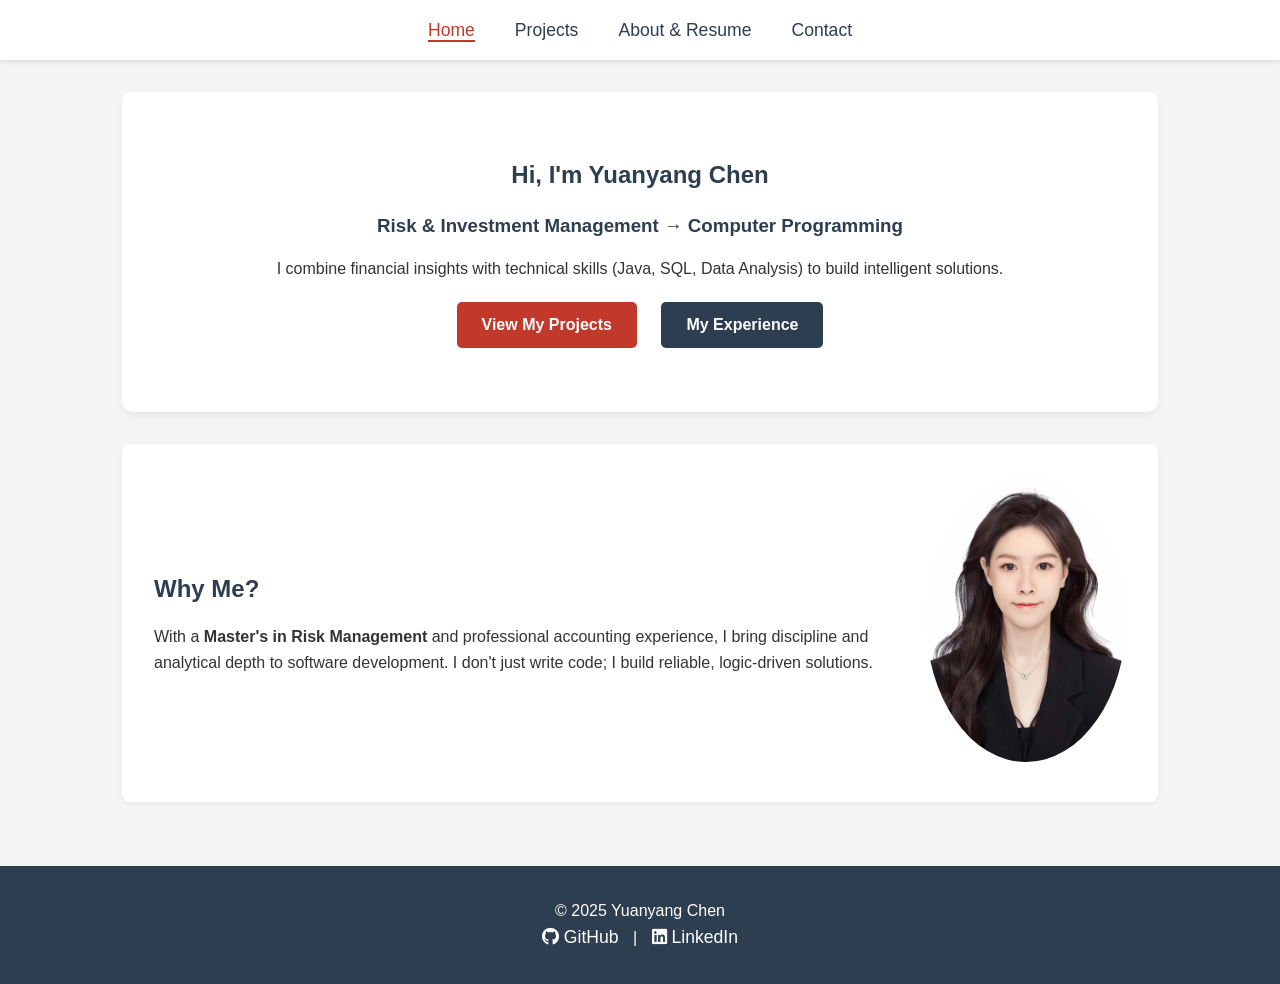
<file: index.htm>
<!DOCTYPE html>
<html lang="en">
<head>
    <meta charset="UTF-8">
    <meta name="viewport" content="width=device-width, initial-scale=1.0">
    <title>Yuanyang Chen - Portfolio</title>
    <link rel="stylesheet" href="https://cdnjs.cloudflare.com/ajax/libs/font-awesome/6.0.0/css/all.min.css">
    <link rel="stylesheet" href="style.css">
</head>
<body>
    <header>
        <nav>
            <ul>
                <li><a href="index.htm" class="active">Home</a></li>
                <li><a href="project.html">Projects</a></li>
                <li><a href="about.html">About & Resume</a></li>
                <li><a href="contact.html">Contact</a></li>
            </ul>
        </nav>
    </header>

    <main>
        <section class="hero">
            <h1>Hi, I'm Yuanyang Chen</h1>
            <h3>Risk & Investment Management → Computer Programming</h3>
            <p>I combine financial insights with technical skills (Java, SQL, Data Analysis) to build intelligent solutions.</p>
            
            <div class="btn-group">
                <a href="project.html" class="btn btn-primary">View My Projects</a>
                <a href="about.html" class="btn btn-secondary">My Experience</a>
            </div>
        </section>

        <section class="resume-section" style="display: flex; align-items: center; gap: 2rem;">
            <div style="flex: 1;">
                <h2>Why Me?</h2>
                <p>With a <strong>Master's in Risk Management</strong> and professional accounting experience, I bring discipline and analytical depth to software development. I don't just write code; I build reliable, logic-driven solutions.</p>
            </div>
            <div style="flex: 0 0 200px;">
                <img src="Image/myself.JPG" alt="Yuanyang Chen" style="width: 100%; border-radius: 50%;">
            </div>
        </section>
    </main>

    <footer>
        <p>© 2025 Yuanyang Chen</p>
        <p>
            <a href="https://github.com/yuanyangCyy" target="_blank"><i class="fab fa-github"></i> GitHub</a> | 
            <a href="https://www.linkedin.com/in/yuanyang-chen-b8113723b" target="_blank"><i class="fab fa-linkedin"></i> LinkedIn</a>
        </p>
    </footer>
</body>
</html>
</file>
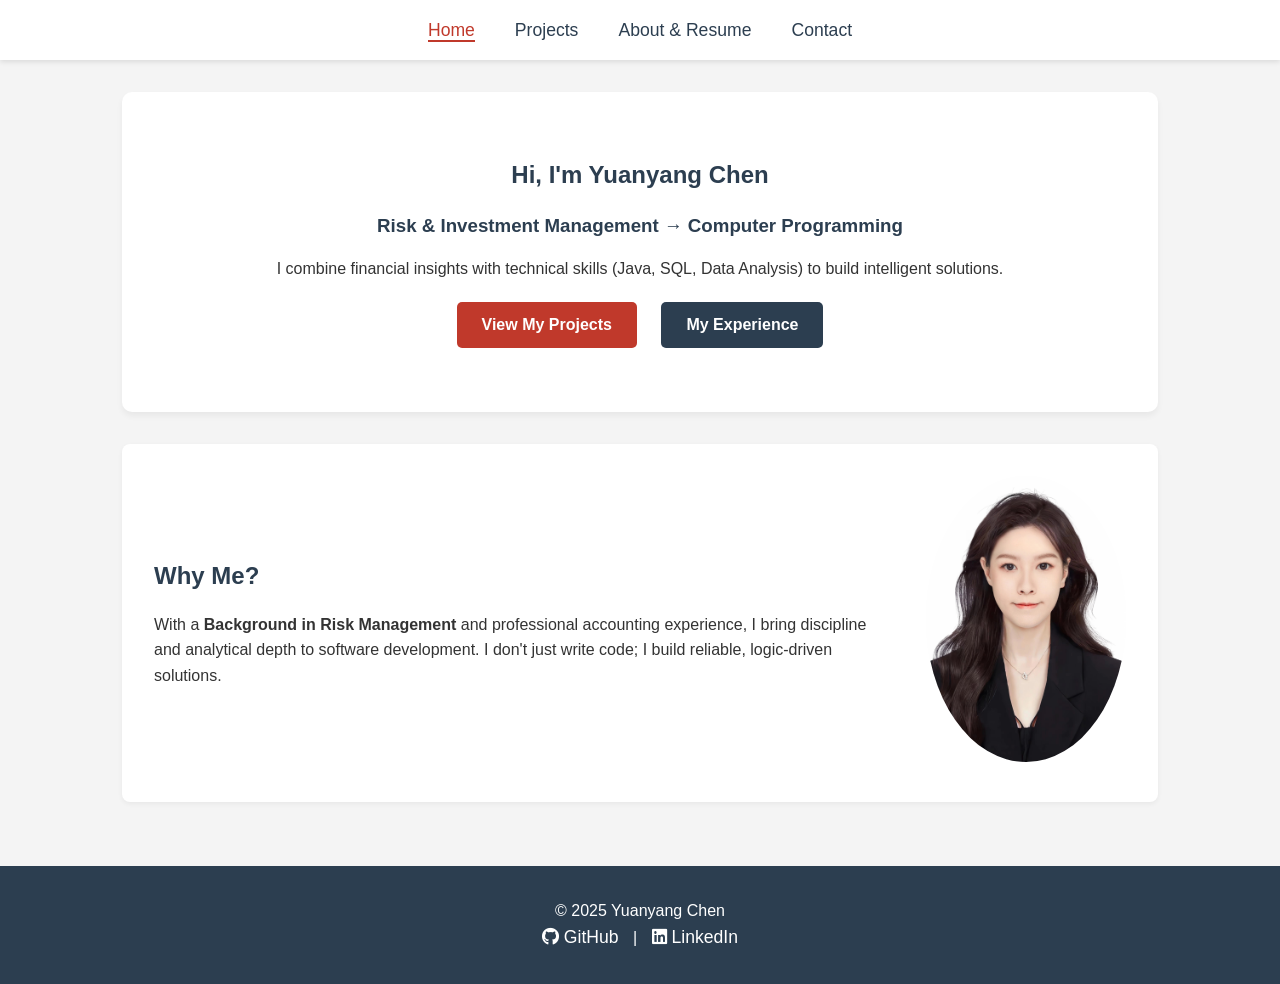
<file: index.html>
<!DOCTYPE html>
<html lang="en">
<head>
    <meta charset="UTF-8">
    <meta name="viewport" content="width=device-width, initial-scale=1.0">
    <title>Yuanyang Chen - Portfolio</title>
    <link rel="stylesheet" href="https://cdnjs.cloudflare.com/ajax/libs/font-awesome/6.0.0/css/all.min.css">
    <link rel="stylesheet" href="style.css">
</head>
<body>
    <header>
        <nav>
            <ul>
                <li><a href="index.html" class="active">Home</a></li>
                <li><a href="project.html">Projects</a></li>
                <li><a href="about.html">About & Resume</a></li>
                <li><a href="contact.html">Contact</a></li>
            </ul>
        </nav>
    </header>

    <main>
        <section class="hero">
            <h1>Hi, I'm Yuanyang Chen</h1>
            <h3>Risk & Investment Management → Computer Programming</h3>
            <p>I combine financial insights with technical skills (Java, SQL, Data Analysis) to build intelligent solutions.</p>
            
            <div class="btn-group">
                <a href="project.html" class="btn btn-primary">View My Projects</a>
                <a href="about.html" class="btn btn-secondary">My Experience</a>
            </div>
        </section>

        <section class="resume-section" style="display: flex; align-items: center; gap: 2rem;">
            <div style="flex: 1;">
                <h2>Why Me?</h2>
                <p>With a <strong>Background in Risk Management</strong> and professional accounting experience, I bring discipline and analytical depth to software development. I don't just write code; I build reliable, logic-driven solutions.</p>
            </div>
            <div style="flex: 0 0 200px;">
                <img src="Image/myself.JPG" alt="Yuanyang Chen" style="width: 100%; border-radius: 50%;">
            </div>
        </section>
    </main>

    <footer>
        <p>© 2025 Yuanyang Chen</p>
        <p>
            <a href="https://github.com/yuanyangCyy" target="_blank"><i class="fab fa-github"></i> GitHub</a> | 
            <a href="https://www.linkedin.com/in/yuanyang-chen-b8113723b" target="_blank"><i class="fab fa-linkedin"></i> LinkedIn</a>
        </p>
    </footer>
</body>
</html>
</file>
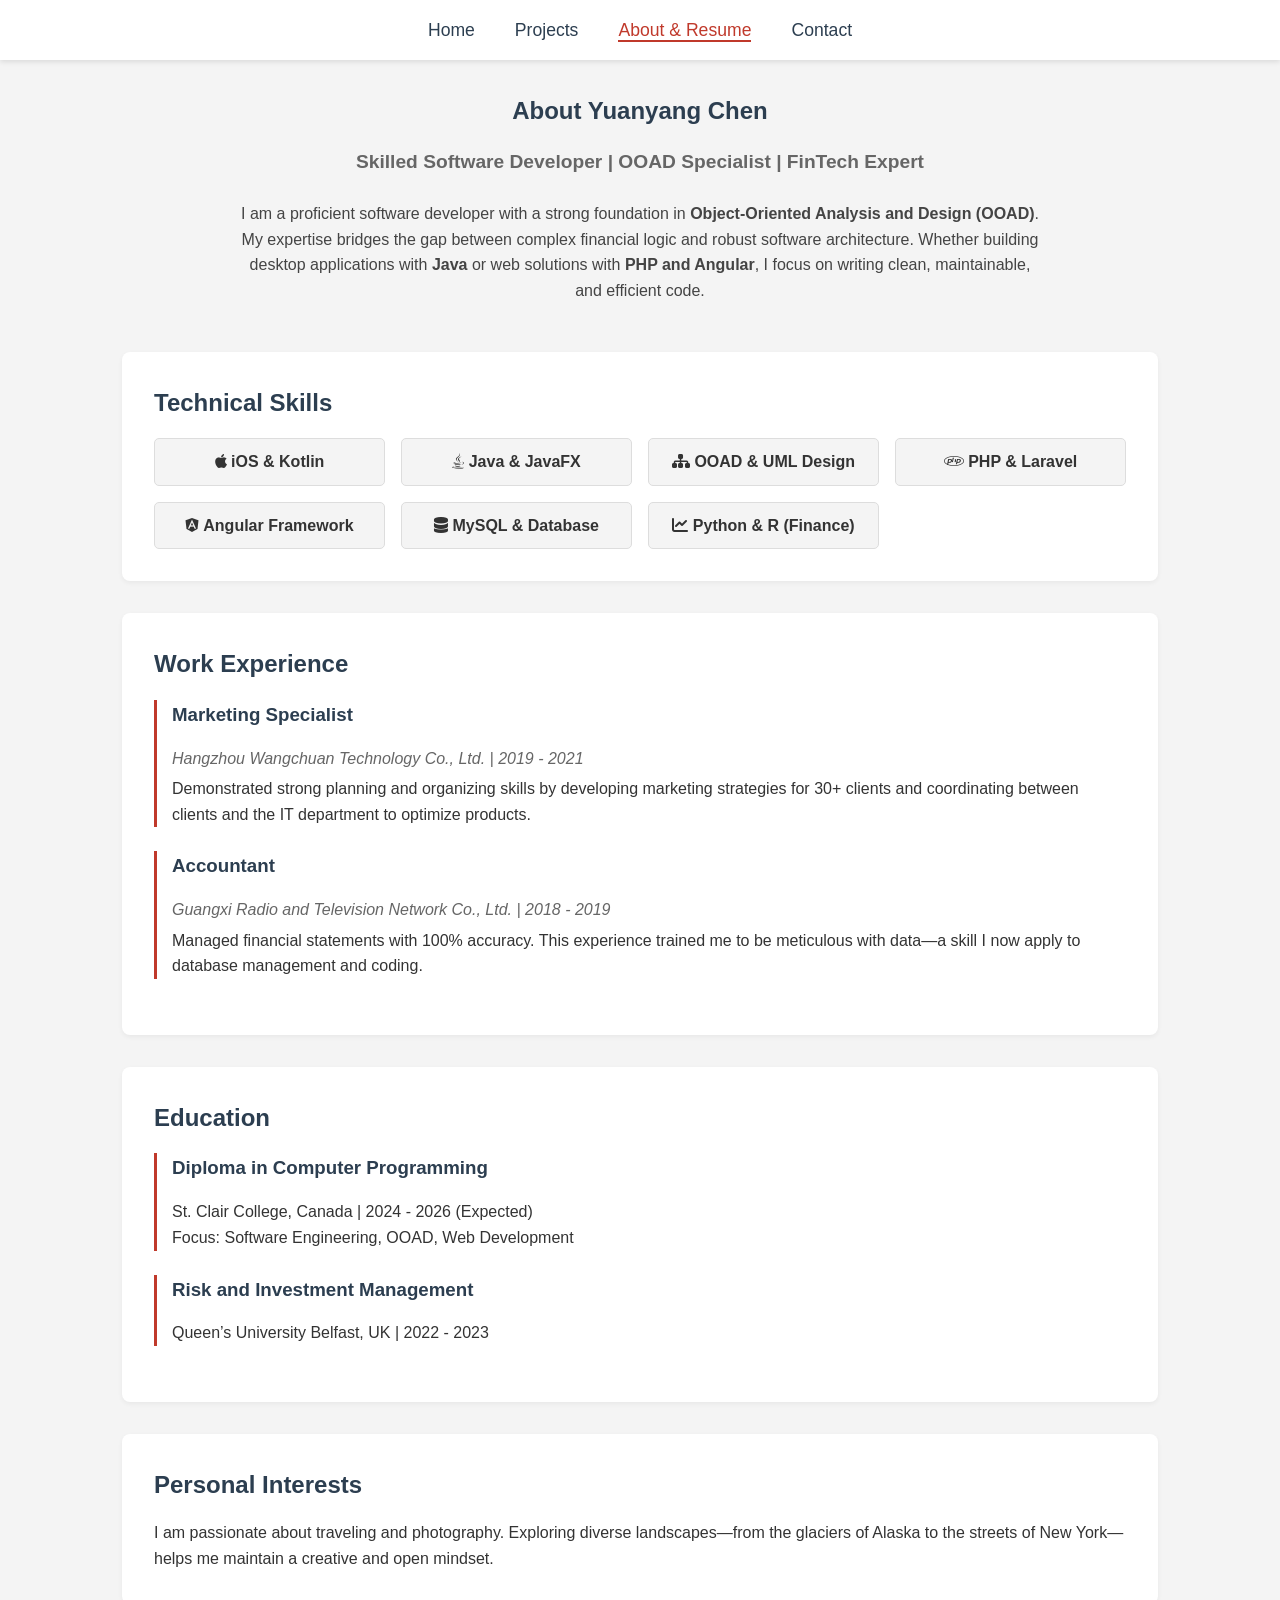
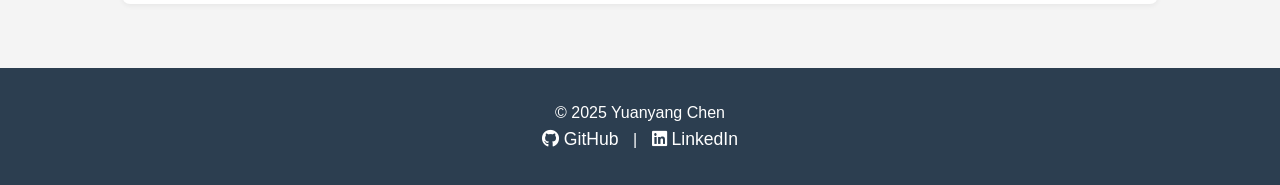
<file: about.html>
<!DOCTYPE html>
<html lang="en">
<head>
    <meta charset="UTF-8">
    <meta name="viewport" content="width=device-width, initial-scale=1.0">
    <title>About - Yuanyang Chen</title>
    <link rel="stylesheet" href="https://cdnjs.cloudflare.com/ajax/libs/font-awesome/6.0.0/css/all.min.css">
    <link rel="stylesheet" href="style.css">
</head>
<body>
    <header>
        <nav>
            <ul>
                <li><a href="index.html">Home</a></li>
                <li><a href="project.html">Projects</a></li>
                <li><a href="about.html" class="active">About & Resume</a></li>
                <li><a href="contact.html">Contact</a></li>
            </ul>
        </nav>
    </header>

    <main>
        <section class="profile-header" style="text-align: center; margin-bottom: 3rem;">
            <h1>About Yuanyang Chen</h1>
            <p style="font-size: 1.2rem; color: #666; font-weight: bold;">
                Skilled Software Developer | OOAD Specialist | FinTech Expert
            </p>
            <p style="max-width: 800px; margin: 1.5rem auto; color: #444;">
                I am a proficient software developer with a strong foundation in <strong>Object-Oriented Analysis and Design (OOAD)</strong>. 
                My expertise bridges the gap between complex financial logic and robust software architecture. 
                Whether building desktop applications with <strong>Java</strong> or web solutions with <strong>PHP and Angular</strong>, 
                I focus on writing clean, maintainable, and efficient code.
            </p>
        </section>

        <section class="resume-section">
            <h2>Technical Skills</h2>
            <div class="skills-grid">
                <div class="skill-box"><i class="fab fa-apple"></i> iOS & Kotlin</div>
                <div class="skill-box"><i class="fab fa-java"></i> Java & JavaFX</div>
                <div class="skill-box"><i class="fas fa-sitemap"></i> OOAD & UML Design</div>
                <div class="skill-box"><i class="fab fa-php"></i> PHP & Laravel</div>
                <div class="skill-box"><i class="fab fa-angular"></i> Angular Framework</div>
                <div class="skill-box"><i class="fas fa-database"></i> MySQL & Database</div>
                <div class="skill-box"><i class="fas fa-chart-line"></i> Python & R (Finance)</div>
            </div>
        </section>

        <section class="resume-section">
            <h2>Work Experience</h2>
            
            <div class="job-item">
                <h3>Marketing Specialist</h3>
                <p class="company">Hangzhou Wangchuan Technology Co., Ltd. | 2019 - 2021</p>
                <p>Demonstrated strong planning and organizing skills by developing marketing strategies for 30+ clients and coordinating between clients and the IT department to optimize products.</p>
            </div>

            <div class="job-item">
                <h3>Accountant</h3>
                <p class="company">Guangxi Radio and Television Network Co., Ltd. | 2018 - 2019</p>
                <p>Managed financial statements with 100% accuracy. This experience trained me to be meticulous with data—a skill I now apply to database management and coding.</p>
            </div>
        </section>

        <section class="resume-section">
            <h2>Education</h2>
            <div class="edu-item">
                <h3>Diploma in Computer Programming</h3>
                <p>St. Clair College, Canada | 2024 - 2026 (Expected)</p>
                <p>Focus: Software Engineering, OOAD, Web Development</p>
            </div>
            <div class="edu-item">
                <h3> Risk and Investment Management</h3>
                <p>Queen’s University Belfast, UK | 2022 - 2023</p>
            </div>
        </section>

        <section class="resume-section">
            <h2>Personal Interests</h2>
            <p>I am passionate about traveling and photography. Exploring diverse landscapes—from the glaciers of Alaska to the streets of New York—helps me maintain a creative and open mindset.</p>
        </section>
    </main>

    <footer>
        <p>© 2025 Yuanyang Chen</p>
        <p>
            <a href="https://github.com/yuanyangCyy" target="_blank"><i class="fab fa-github"></i> GitHub</a> | 
            <a href="https://www.linkedin.com/in/yuanyang-chen-b8113723b" target="_blank"><i class="fab fa-linkedin"></i> LinkedIn</a>
        </p>
    </footer>
</body>
</html>
</file>
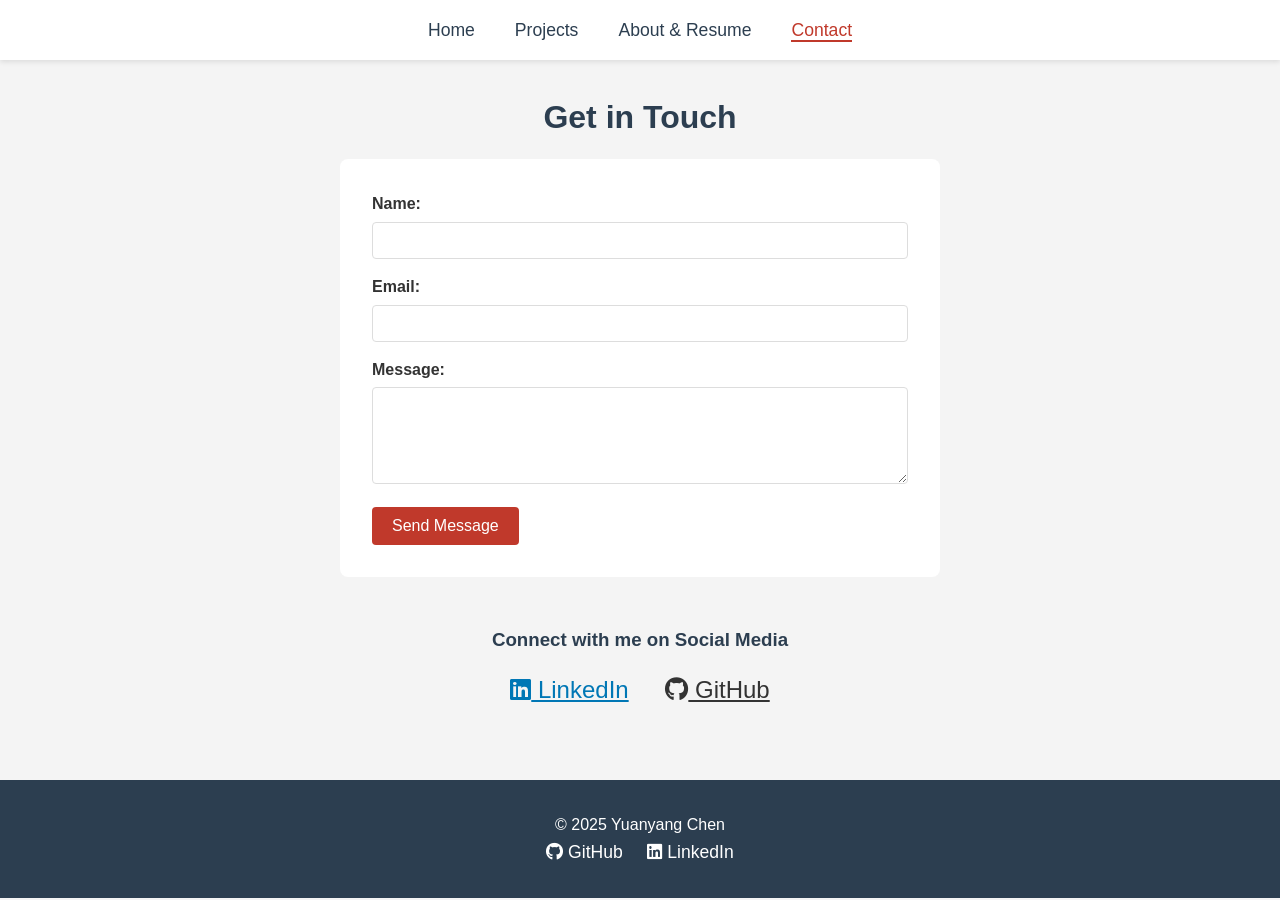
<file: contact.html>
<!DOCTYPE html>
<html lang="en">
<head>
    <meta charset="UTF-8">
    <meta name="viewport" content="width=device-width, initial-scale=1.0">
    <title>Contact - Yuanyang Chen</title>
    <link rel="stylesheet" href="https://cdnjs.cloudflare.com/ajax/libs/font-awesome/6.0.0/css/all.min.css">
    <link rel="stylesheet" href="style.css">
</head>
<body>
    <header>
        <nav>
            <ul>
                <li><a href="index.html">Home</a></li>
                <li><a href="project.html">Projects</a></li>
                <li><a href="about.html">About & Resume</a></li>
                <li><a href="contact.html" class="active">Contact</a></li>
            </ul>
        </nav>
    </header>

    <main>
        <h1 style="text-align: center;">Get in Touch</h1>
        
        <form>
            <label for="name">Name:</label>
            <input type="text" id="name" name="name" required>

            <label for="email">Email:</label>
            <input type="email" id="email" name="email" required>

            <label for="message">Message:</label>
            <textarea id="message" name="message" rows="5" required></textarea>

            <button type="submit">Send Message</button>
        </form>

        <div style="text-align: center; margin-top: 3rem;">
            <h3>Connect with me on Social Media</h3>
            <p style="font-size: 1.5rem; margin-top: 10px;">
                <a href="https://www.linkedin.com/in/yuanyang-chen-b8113723b" target="_blank" style="color:#0077b5; margin: 0 15px;"><i class="fab fa-linkedin"></i> LinkedIn</a>
                <a href="https://github.com/yuanyangCyy" target="_blank" style="color:#333; margin: 0 15px;"><i class="fab fa-github"></i> GitHub</a>
            </p>
        </div>
    </main>

    <footer>
        <p>© 2025 Yuanyang Chen</p>
        <p>
            <a href="https://github.com/yuanyangCyy" target="_blank"><i class="fab fa-github"></i> GitHub</a> 
            <a href="https://www.linkedin.com/in/yuanyang-chen-b8113723b" target="_blank"><i class="fab fa-linkedin"></i> LinkedIn</a>
        </p>
    </footer>
</body>
</html>
</file>
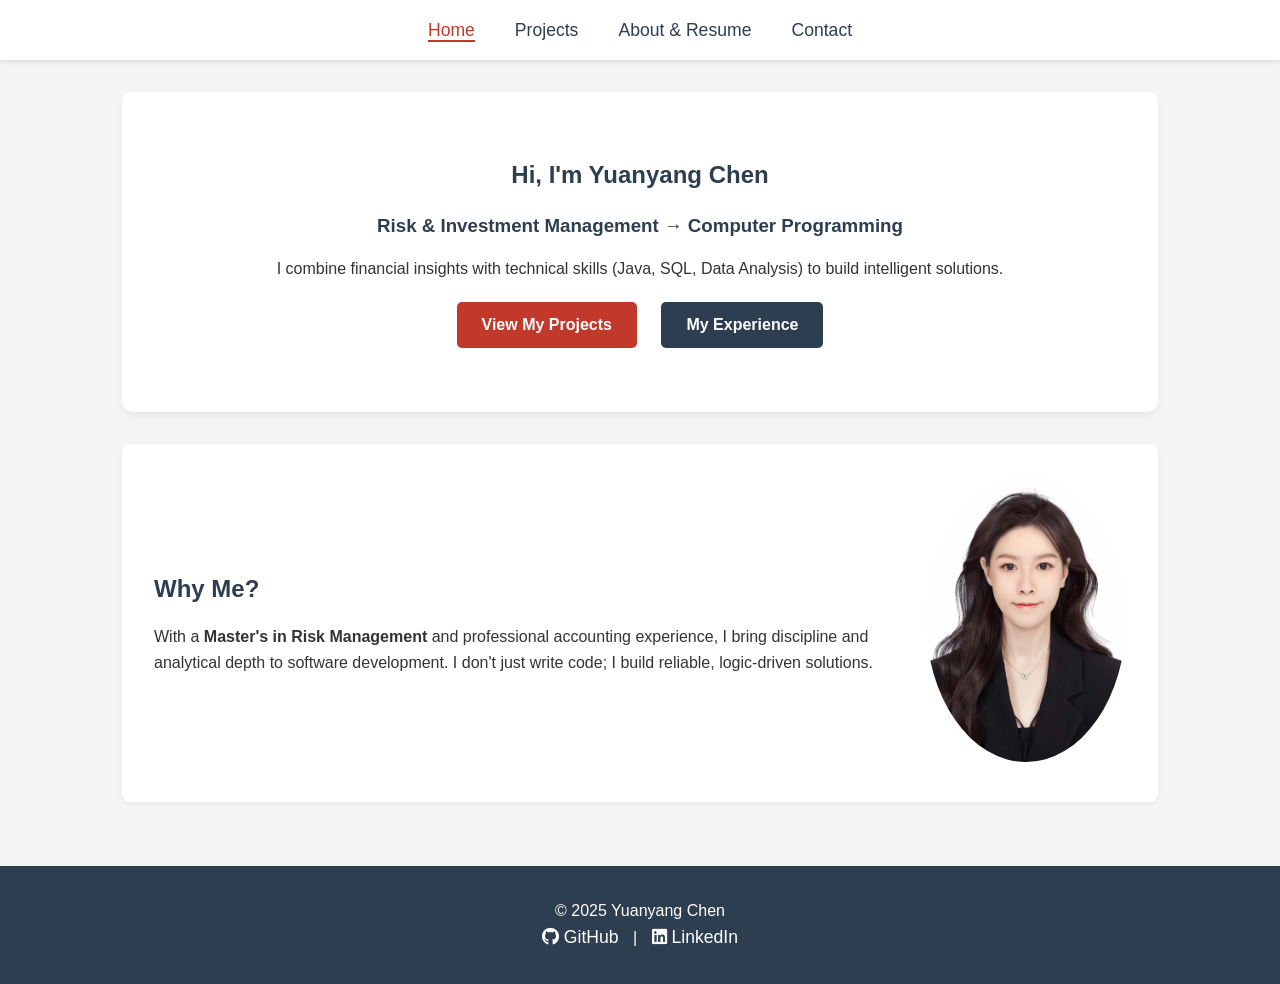
<file: main.html>
<!DOCTYPE html>
<html lang="en">
<head>
    <meta charset="UTF-8">
    <meta name="viewport" content="width=device-width, initial-scale=1.0">
    <title>Yuanyang Chen - Portfolio</title>
    <link rel="stylesheet" href="https://cdnjs.cloudflare.com/ajax/libs/font-awesome/6.0.0/css/all.min.css">
    <link rel="stylesheet" href="style.css">
</head>
<body>
    <header>
        <nav>
            <ul>
                <li><a href="main.html" class="active">Home</a></li>
                <li><a href="project.html">Projects</a></li>
                <li><a href="about.html">About & Resume</a></li>
                <li><a href="contact.html">Contact</a></li>
            </ul>
        </nav>
    </header>

    <main>
        <section class="hero">
            <h1>Hi, I'm Yuanyang Chen</h1>
            <h3>Risk & Investment Management → Computer Programming</h3>
            <p>I combine financial insights with technical skills (Java, SQL, Data Analysis) to build intelligent solutions.</p>
            
            <div class="btn-group">
                <a href="project.html" class="btn btn-primary">View My Projects</a>
                <a href="about.html" class="btn btn-secondary">My Experience</a>
            </div>
        </section>

        <section class="resume-section" style="display: flex; align-items: center; gap: 2rem;">
            <div style="flex: 1;">
                <h2>Why Me?</h2>
                <p>With a <strong>Master's in Risk Management</strong> and professional accounting experience, I bring discipline and analytical depth to software development. I don't just write code; I build reliable, logic-driven solutions.</p>
            </div>
            <div style="flex: 0 0 200px;">
                <img src="Image/myself.JPG" alt="Yuanyang Chen" style="width: 100%; border-radius: 50%;">
            </div>
        </section>
    </main>

    <footer>
        <p>© 2025 Yuanyang Chen</p>
        <p>
            <a href="https://github.com/yuanyangCyy" target="_blank"><i class="fab fa-github"></i> GitHub</a> | 
            <a href="https://www.linkedin.com/in/yuanyang-chen-b8113723b" target="_blank"><i class="fab fa-linkedin"></i> LinkedIn</a>
        </p>
    </footer>
</body>
</html>
</file>
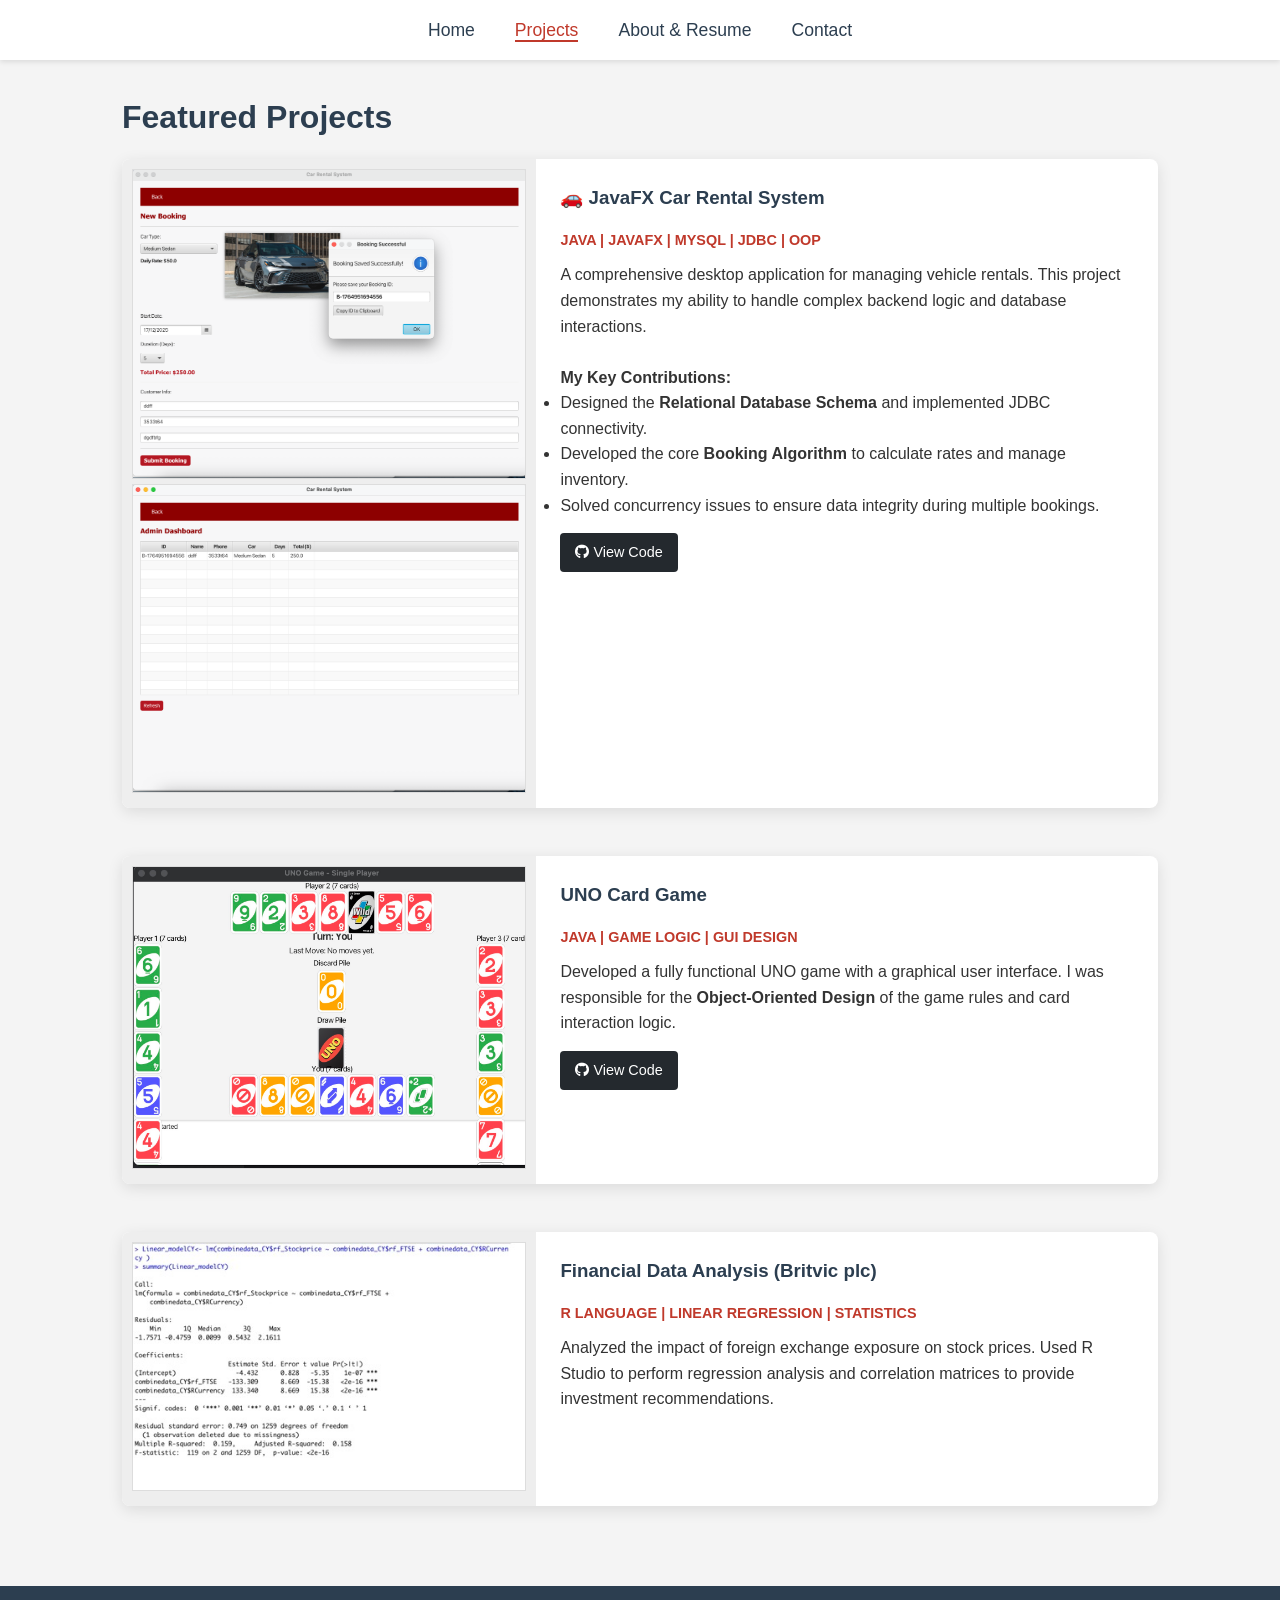
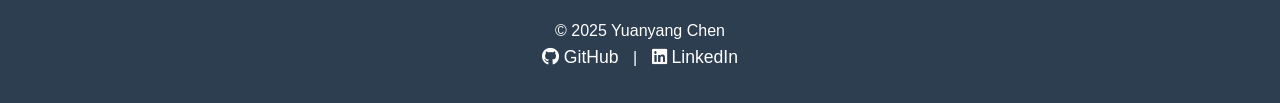
<file: project.html>
<!DOCTYPE html>
<html lang="en">
<head>
    <meta charset="UTF-8">
    <meta name="viewport" content="width=device-width, initial-scale=1.0">
    <title>Projects - Yuanyang Chen</title>
    <link rel="stylesheet" href="https://cdnjs.cloudflare.com/ajax/libs/font-awesome/6.0.0/css/all.min.css">
    <link rel="stylesheet" href="style.css">
</head>
<body>
    <header>
        <nav>
            <ul>
                <li><a href="index.html">Home</a></li>
                <li><a href="project.html" class="active">Projects</a></li>
                <li><a href="about.html">About & Resume</a></li>
                <li><a href="contact.html">Contact</a></li>
            </ul>
        </nav>
    </header>

    <main>
        <h1>Featured Projects</h1>

        <article class="project-card">
            <figure>
                <img src="Image/car-rental-1.png" alt="Booking Logic Interface">
                <img src="Image/car-rental-admin.png" alt="Admin Dashboard">
            </figure>
            <section class="text">
                <h3>🚗 JavaFX Car Rental System</h3>
                <span class="tag">Java | JavaFX | MySQL | JDBC | OOP</span>
                <p>A comprehensive desktop application for managing vehicle rentals. This project demonstrates my ability to handle complex backend logic and database interactions.</p>
                <br>
                <p><strong>My Key Contributions:</strong></p>
                <ul>
                    <li>Designed the <strong>Relational Database Schema</strong> and implemented JDBC connectivity.</li>
                    <li>Developed the core <strong>Booking Algorithm</strong> to calculate rates and manage inventory.</li>
                    <li>Solved concurrency issues to ensure data integrity during multiple bookings.</li>
                </ul>
                <a href="https://github.com/yuanyangCyy" target="_blank" class="btn-github"><i class="fab fa-github"></i> View Code</a>
            </section>
        </article>

        <article class="project-card">
            <figure>
                <img src="Image/uno-game.jpg" alt="UNO Gameplay">
            </figure>
            <section class="text">
                <h3>UNO Card Game</h3>
                <span class="tag">Java | Game Logic | GUI Design</span>
                <p>Developed a fully functional UNO game with a graphical user interface. I was responsible for the <strong>Object-Oriented Design</strong> of the game rules and card interaction logic.</p>
                <a href="https://github.com/yuanyangCyy" target="_blank" class="btn-github"><i class="fab fa-github"></i> View Code</a>
            </section>
        </article>

        <article class="project-card">
            <figure>
                <img src="Image/britvic-analysis.jpg" alt="Data Analysis">
            </figure>
            <section class="text">
                <h3>Financial Data Analysis (Britvic plc)</h3>
                <span class="tag">R Language | Linear Regression | Statistics</span>
                <p>Analyzed the impact of foreign exchange exposure on stock prices. Used R Studio to perform regression analysis and correlation matrices to provide investment recommendations.</p>
            </section>
        </article>

    </main>

    <footer>
        <p>© 2025 Yuanyang Chen</p>
        <p>
            <a href="https://github.com/yuanyangCyy" target="_blank"><i class="fab fa-github"></i> GitHub</a> | 
            <a href="https://www.linkedin.com/in/yuanyang-chen-b8113723b" target="_blank"><i class="fab fa-linkedin"></i> LinkedIn</a>
        </p>
    </footer>
</body>
</html>
</file>
<file: style.css>
/* style.css - Main Stylesheet */
:root {
    --primary-color: #2c3e50;
    --accent-color: #c0392b;
    --text-color: #333;
    --bg-light: #f4f4f4;
    --white: #ffffff;
}

* {
    margin: 0;
    padding: 0;
    box-sizing: border-box;
}

body {
    font-family: 'Segoe UI', Tahoma, Geneva, Verdana, sans-serif;
    line-height: 1.6;
    color: var(--text-color);
    background-color: var(--bg-light);
}

/* --- Navigation --- */
header {
    background-color: var(--white);
    box-shadow: 0 2px 5px rgba(0,0,0,0.1);
    position: sticky;
    top: 0;
    z-index: 1000;
}

nav ul {
    display: flex;
    justify-content: center;
    list-style: none;
    padding: 1rem;
}

nav ul li {
    margin: 0 20px;
}

nav ul li a {
    text-decoration: none;
    color: var(--primary-color);
    font-weight: 500;
    font-size: 1.1rem;
    transition: color 0.3s;
}

nav ul li a:hover, nav ul li a.active {
    color: var(--accent-color);
    border-bottom: 2px solid var(--accent-color);
}

/* --- Main Layout --- */
main {
    max-width: 1100px;
    margin: 0 auto;
    padding: 2rem;
    min-height: 80vh;
}

h1, h2, h3 {
    color: var(--primary-color);
    margin-bottom: 1rem;
}

/* --- Hero Section (Index) --- */
.hero {
    text-align: center;
    padding: 4rem 1rem;
    background-color: var(--white);
    border-radius: 10px;
    margin-bottom: 2rem;
    box-shadow: 0 4px 6px rgba(0,0,0,0.05);
}

.btn-group {
    margin-top: 20px;
}

.btn {
    display: inline-block;
    padding: 10px 25px;
    margin: 0 10px;
    border-radius: 5px;
    text-decoration: none;
    font-weight: bold;
    transition: background 0.3s;
}

.btn-primary {
    background-color: var(--accent-color);
    color: white;
}

.btn-secondary {
    background-color: var(--primary-color);
    color: white;
}

.btn:hover {
    opacity: 0.9;
}

/* --- Project Cards (Projects) --- */
.project-card {
    background: var(--white);
    border-radius: 8px;
    overflow: hidden;
    margin-bottom: 3rem;
    box-shadow: 0 4px 15px rgba(0,0,0,0.1);
    display: flex;
    flex-direction: column;
}

@media (min-width: 768px) {
    .project-card {
        flex-direction: row;
    }
    .project-card figure {
        flex: 1;
        min-width: 40%;
    }
    .project-card .text {
        flex: 1.5;
        padding: 2rem;
    }
}

.project-card figure {
    background: #eee;
    display: flex;
    flex-direction: column;
    justify-content: center;
    align-items: center;
    padding: 10px;
}

.project-card figure img {
    width: 100%;
    height: auto;
    display: block;
    margin-bottom: 5px;
    border: 1px solid #ddd;
}

.project-card .text {
    padding: 1.5rem;
}

.tag {
    color: var(--accent-color);
    font-size: 0.9rem;
    margin-bottom: 10px;
    display: block;
    font-weight: bold;
    text-transform: uppercase;
}

.btn-github {
    display: inline-block;
    background: #24292e;
    color: white;
    padding: 8px 15px;
    border-radius: 4px;
    text-decoration: none;
    font-size: 0.9rem;
    margin-top: 15px;
}

.btn-github:hover {
    background: #444;
}

/* --- About / Resume Layout --- */
.resume-section {
    background: white;
    padding: 2rem;
    border-radius: 8px;
    margin-bottom: 2rem;
    box-shadow: 0 2px 5px rgba(0,0,0,0.05);
}

.job-item, .edu-item {
    margin-bottom: 1.5rem;
    border-left: 3px solid var(--accent-color);
    padding-left: 15px;
}

.company {
    color: #666;
    font-style: italic;
    margin-bottom: 5px;
}

.skills-grid {
    display: grid;
    grid-template-columns: repeat(auto-fit, minmax(200px, 1fr));
    gap: 1rem;
}

.skill-box {
    background: var(--bg-light);
    padding: 10px;
    border-radius: 5px;
    text-align: center;
    font-weight: bold;
    border: 1px solid #ddd;
}

/* --- Contact Form --- */
form {
    background: white;
    padding: 2rem;
    border-radius: 8px;
    max-width: 600px;
    margin: 0 auto;
}

form label {
    display: block;
    margin-bottom: 5px;
    font-weight: bold;
}

form input, form textarea {
    width: 100%;
    padding: 10px;
    margin-bottom: 15px;
    border: 1px solid #ddd;
    border-radius: 4px;
    font-family: inherit;
}

form button {
    background: var(--accent-color);
    color: white;
    border: none;
    padding: 10px 20px;
    cursor: pointer;
    font-size: 1rem;
    border-radius: 4px;
}

form button:hover {
    background: #a93226;
}

/* --- Footer --- */
footer {
    text-align: center;
    padding: 2rem;
    background: var(--primary-color);
    color: white;
    margin-top: auto;
}

footer a {
    color: white;
    margin: 0 10px;
    text-decoration: none;
    font-size: 1.1rem;
}

footer a:hover {
    text-decoration: underline;
}
</file>
